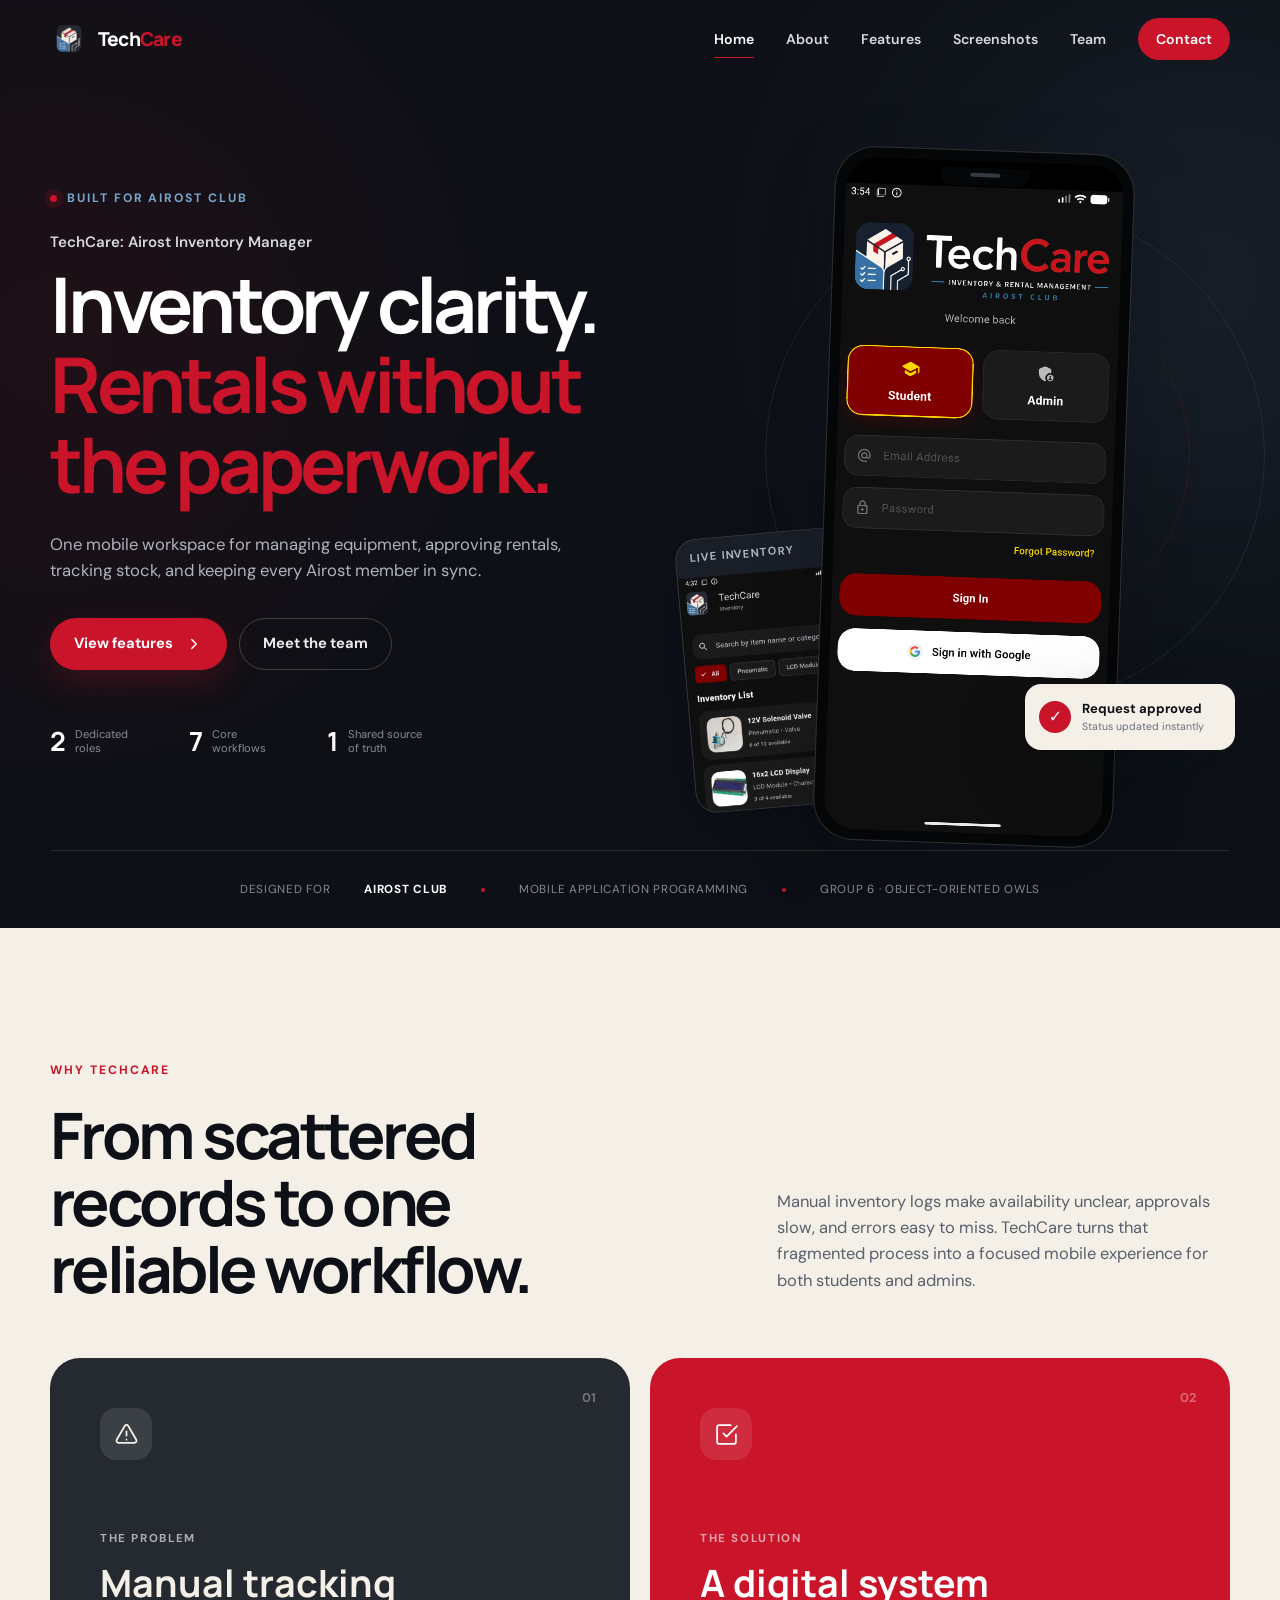
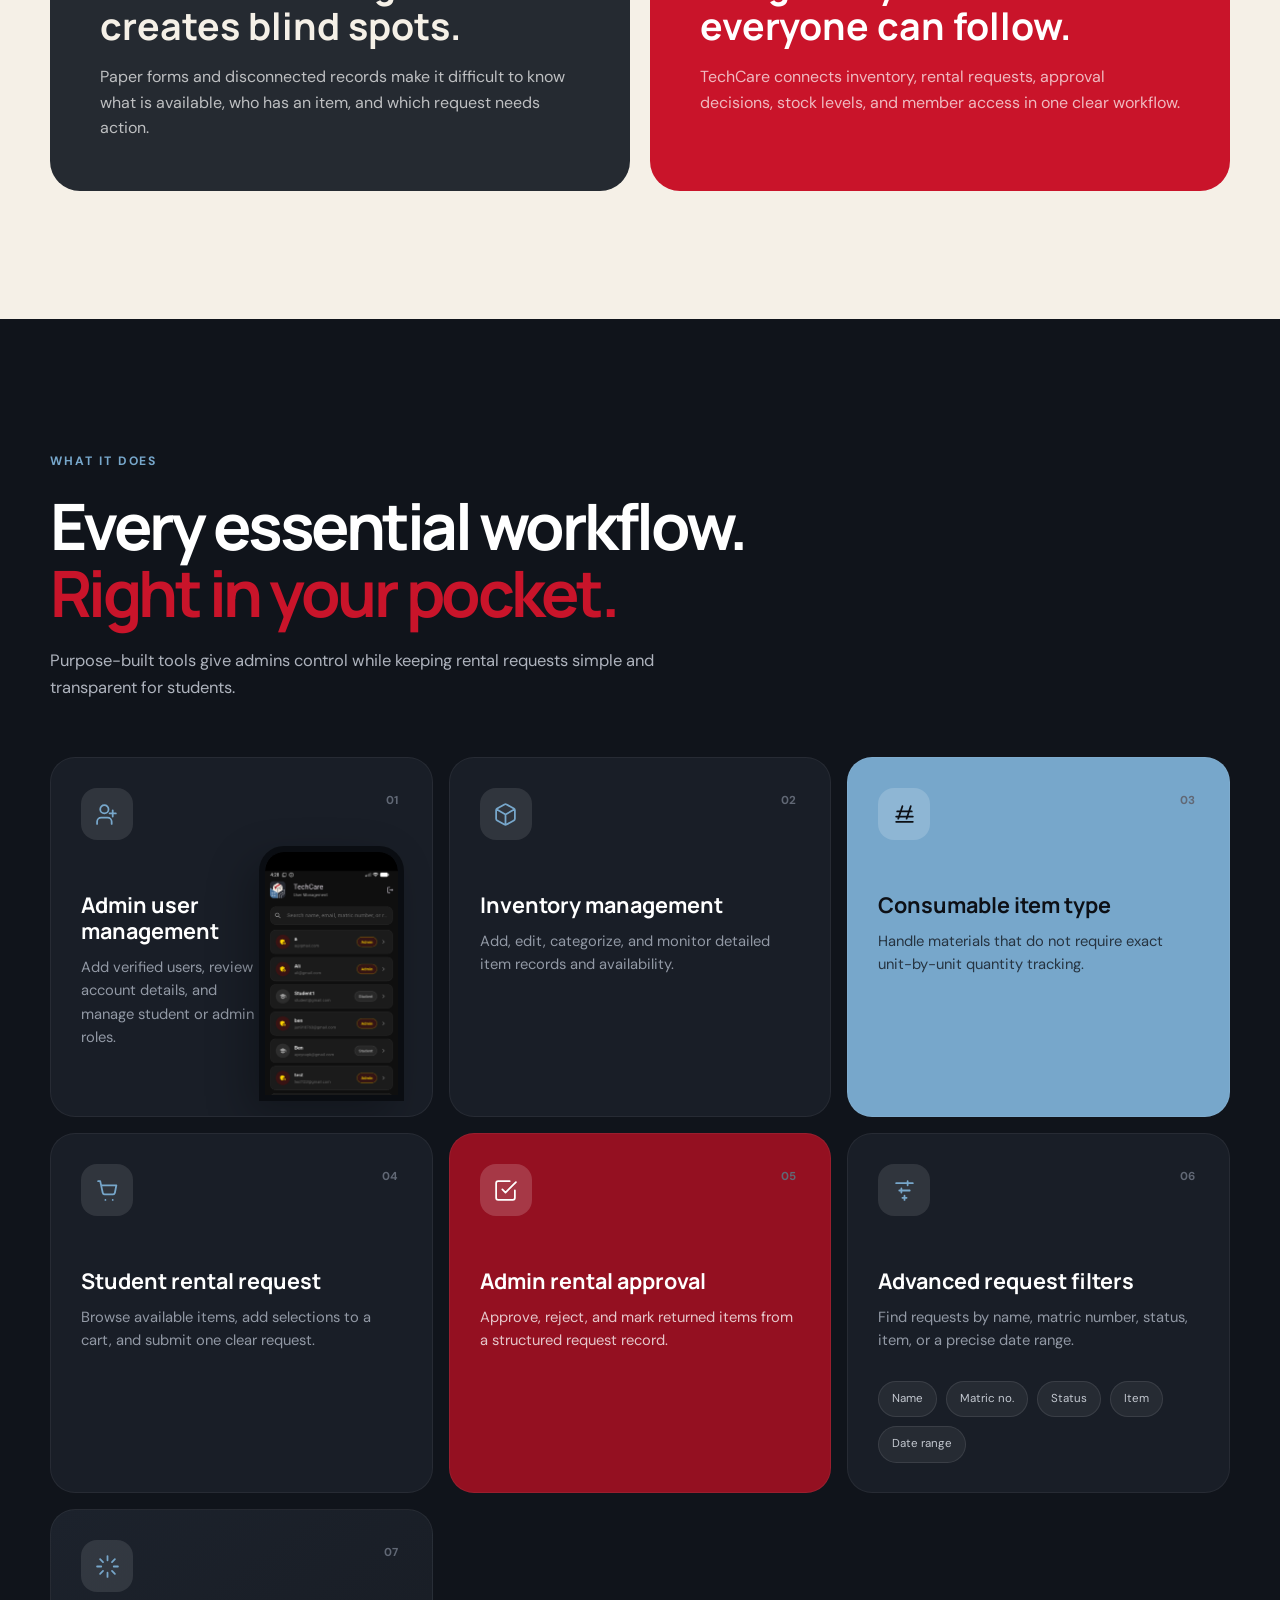
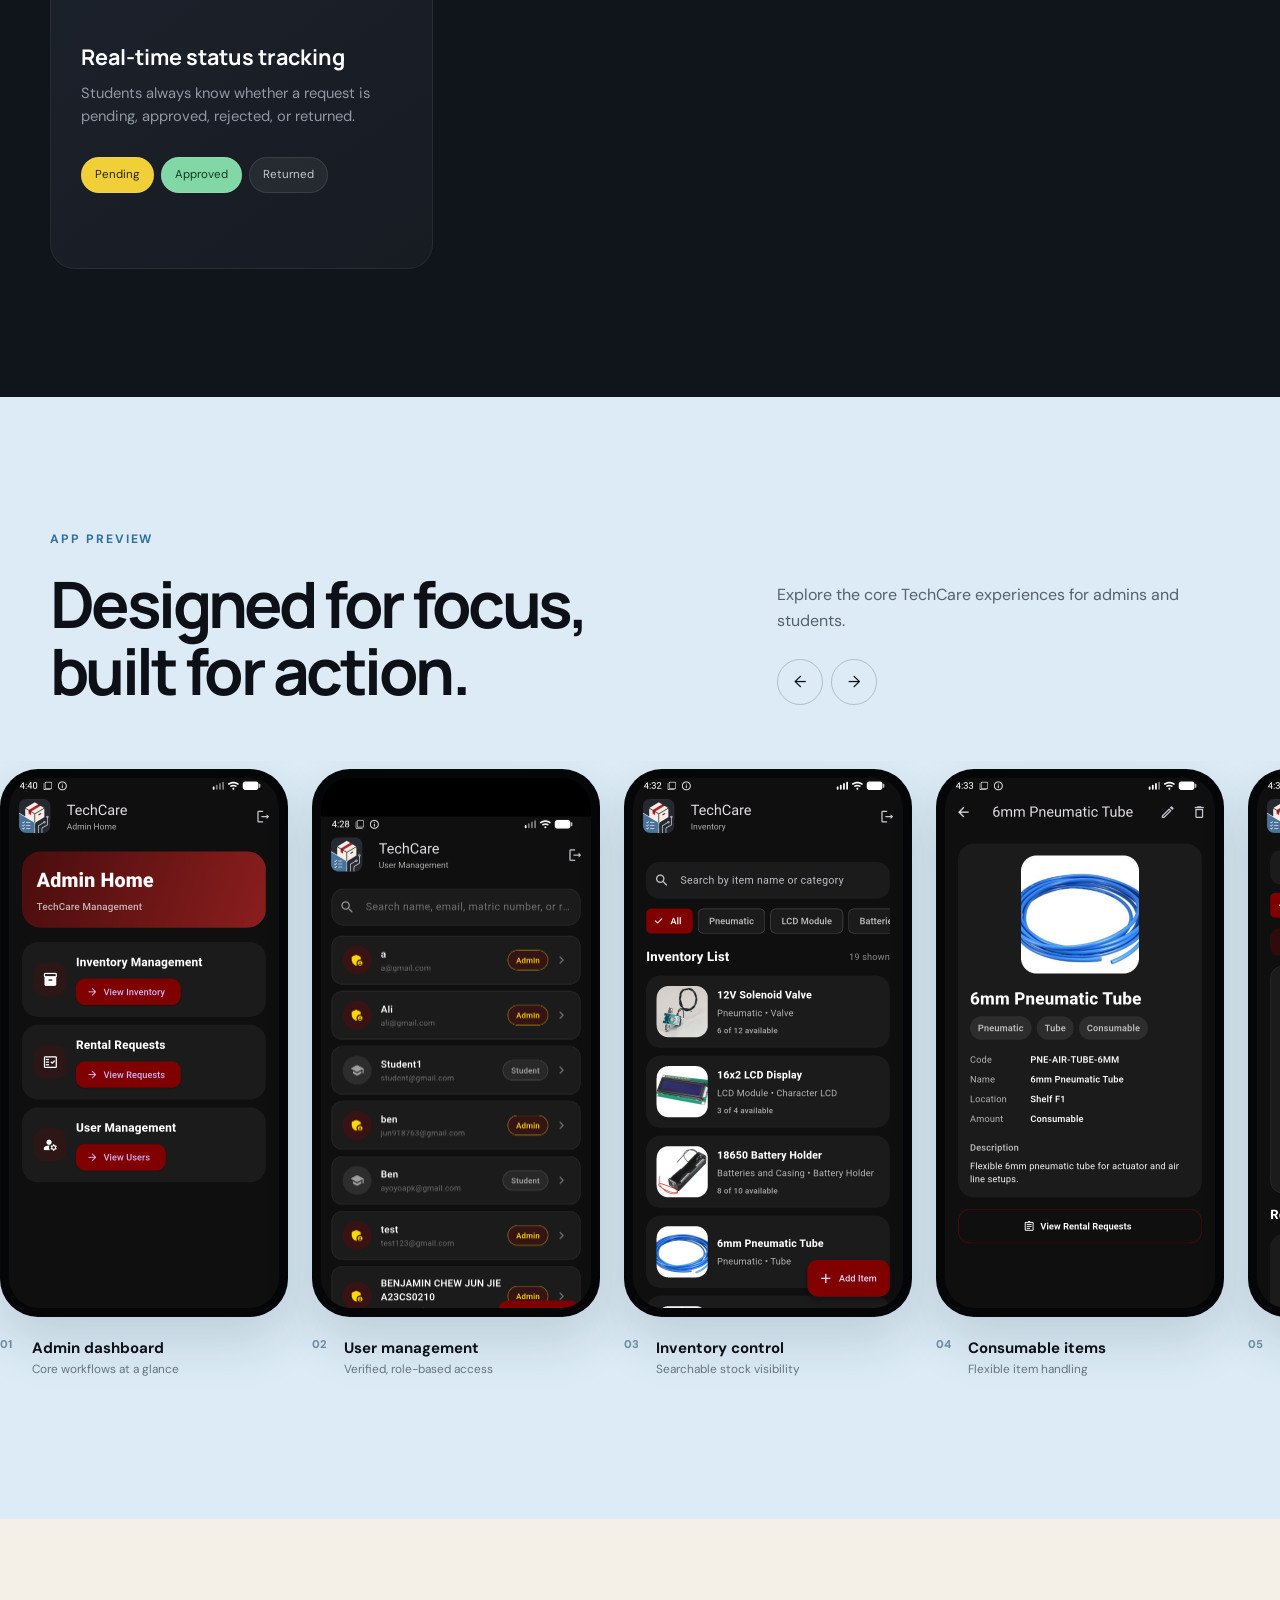
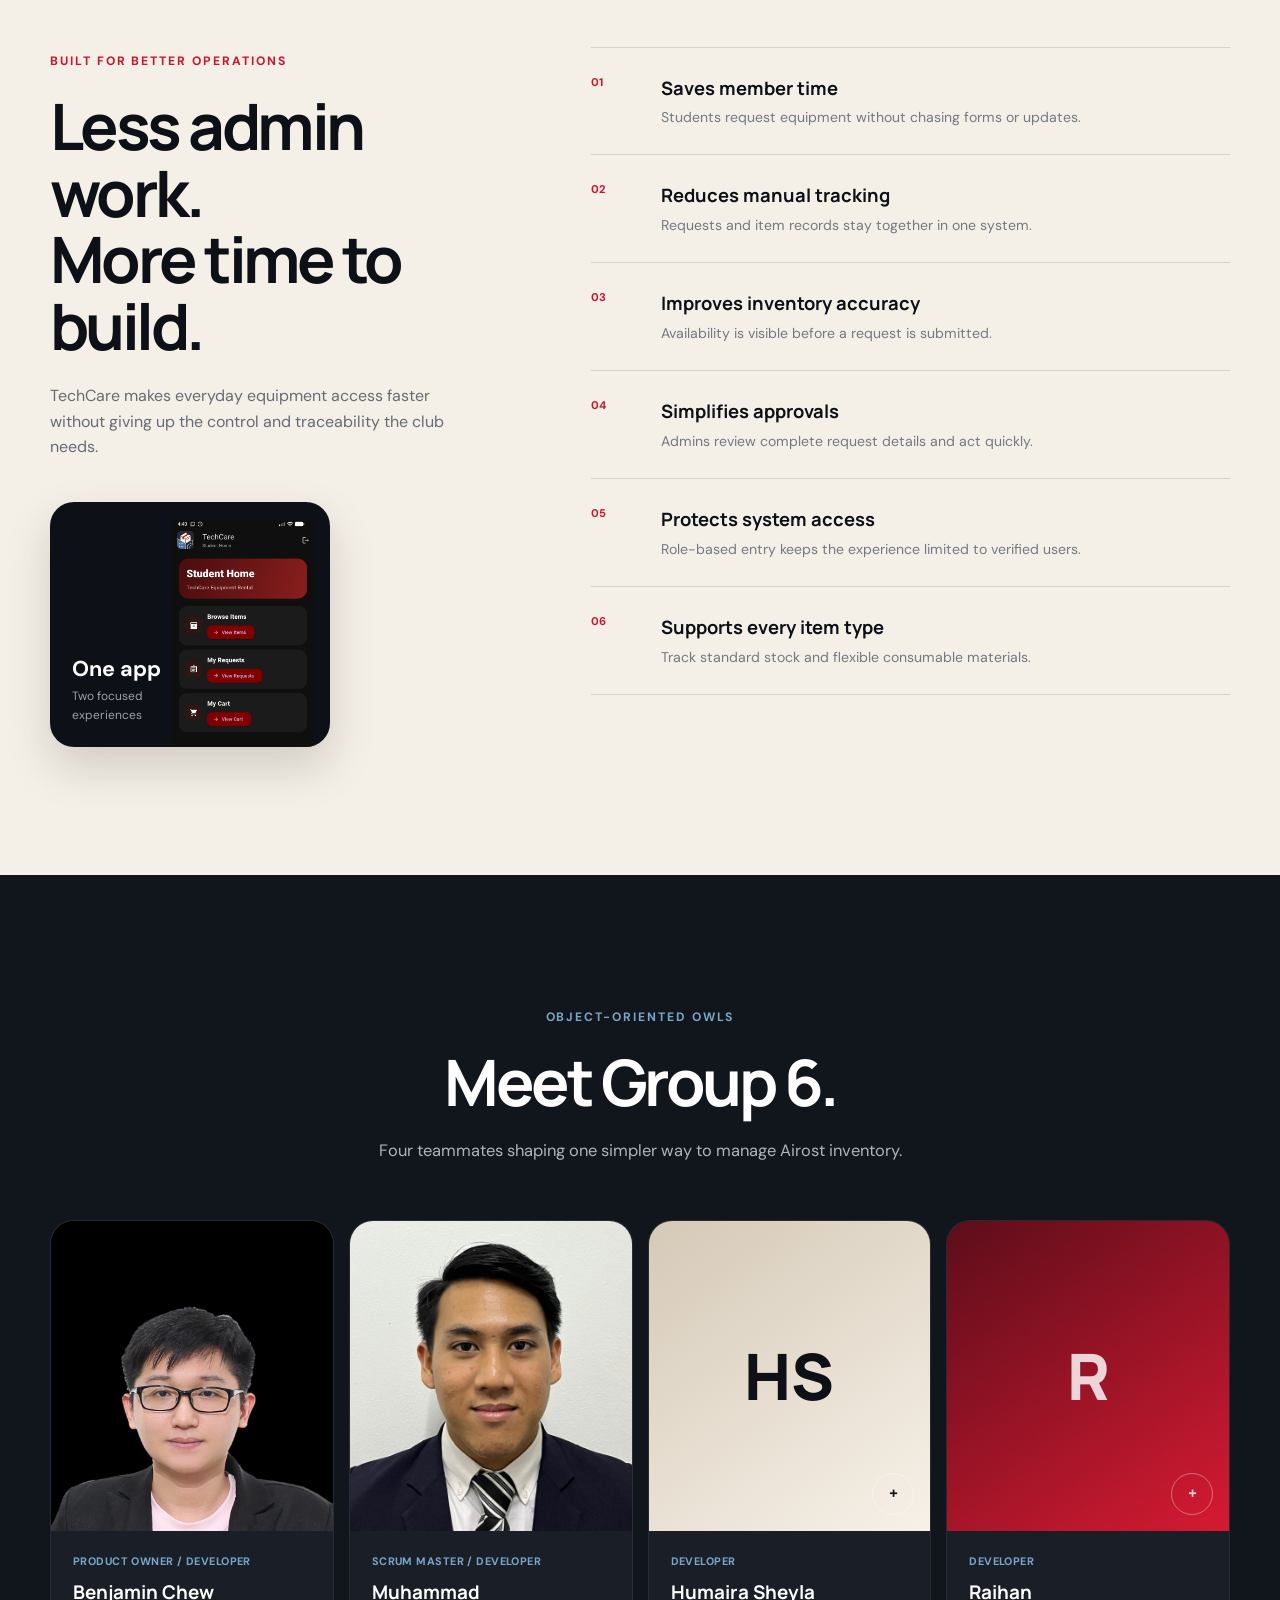
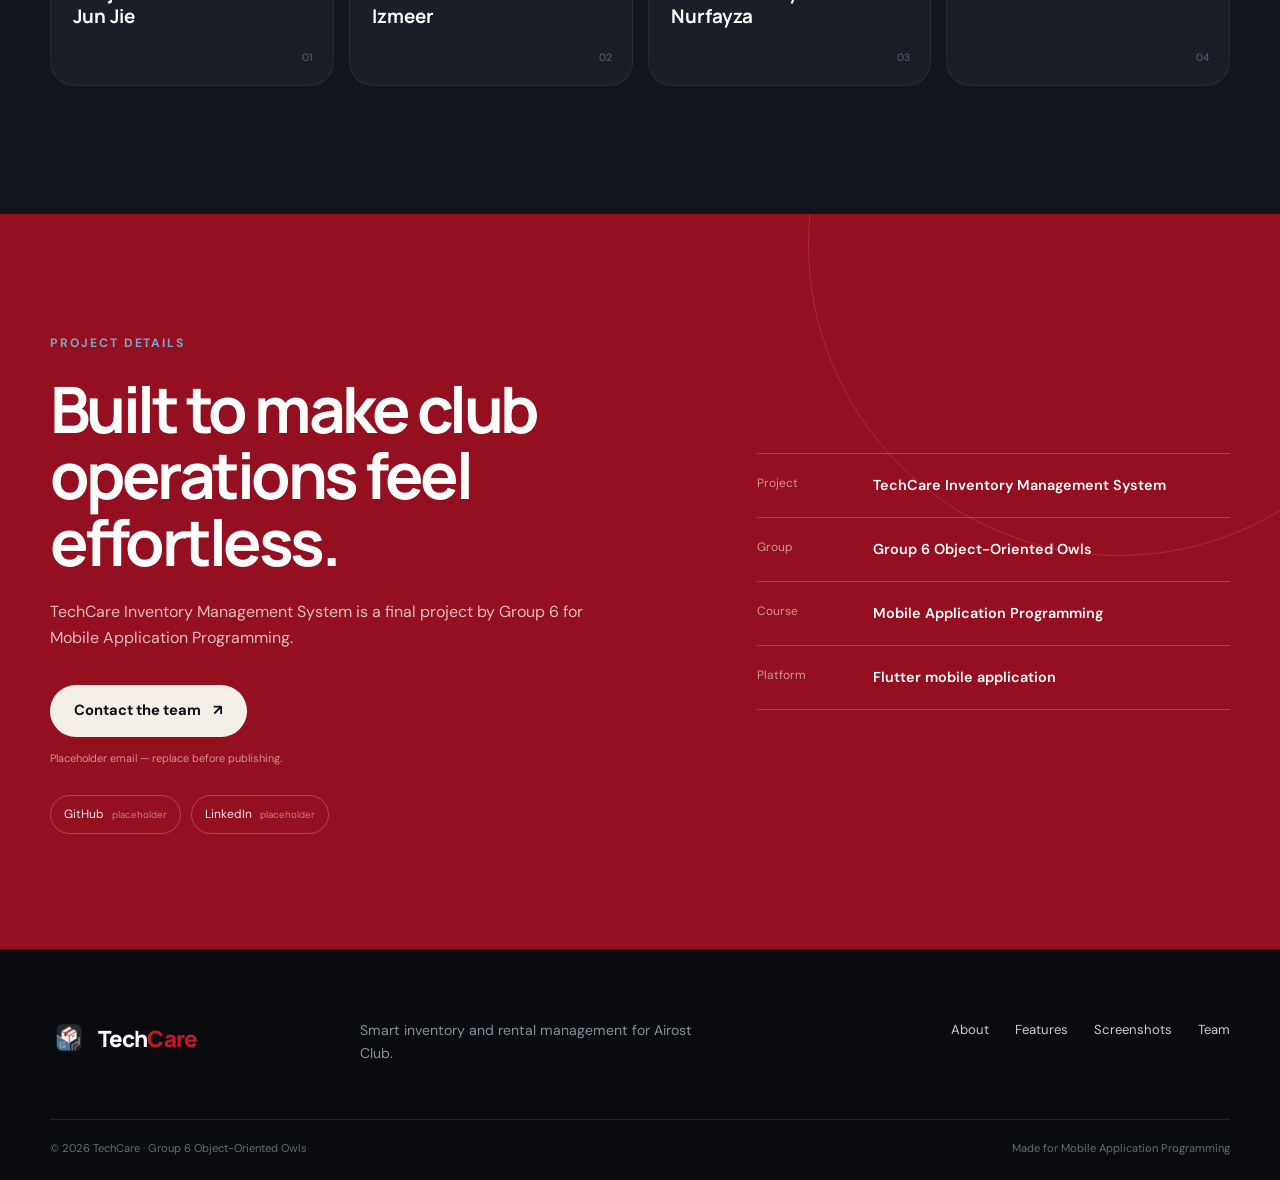
<file: product_website/index.html>
<!doctype html>
<html lang="en">
  <head>
    <meta charset="UTF-8" />
    <meta name="viewport" content="width=device-width, initial-scale=1.0" />
    <meta
      name="description"
      content="TechCare is Airost Club's smart inventory and rental management mobile app."
    />
    <meta name="theme-color" content="#0d1016" />
    <title>TechCare — Airost Inventory Manager</title>
    <link rel="icon" type="image/png" href="assets/images/logo.png" />
    <link rel="stylesheet" href="style.css?v=5" />
    <script src="script.js" defer></script>
  </head>
  <body>
    <a class="skip-link" href="#main-content">Skip to content</a>

    <header class="site-header" data-header>
      <div class="container nav-wrap">
        <a class="brand" href="#home" aria-label="TechCare home">
          <img src="assets/images/logo.png" alt="" />
          <span>Tech<span>Care</span></span>
        </a>

        <button
          class="nav-toggle"
          type="button"
          aria-expanded="false"
          aria-controls="site-navigation"
          aria-label="Open navigation"
          data-nav-toggle
        >
          <span></span><span></span><span></span>
        </button>

        <nav id="site-navigation" class="site-nav" data-nav>
          <a href="#home">Home</a>
          <a href="#about">About</a>
          <a href="#features">Features</a>
          <a href="#screenshots">Screenshots</a>
          <a href="#team">Team</a>
          <a class="nav-cta" href="#contact">Contact</a>
        </nav>
      </div>
    </header>

    <main id="main-content">
      <section id="home" class="hero section-dark">
        <div class="hero-glow hero-glow--red"></div>
        <div class="hero-glow hero-glow--blue"></div>
        <div class="container hero-grid">
          <div class="hero-copy reveal">
            <div class="eyebrow">
              <span class="eyebrow-dot"></span>
              Built for Airost Club
            </div>
            <p class="product-kicker">TechCare: Airost Inventory Manager</p>
            <h1>Inventory clarity.<br /><em>Rentals without the paperwork.</em></h1>
            <p class="hero-lede">
              One mobile workspace for managing equipment, approving rentals,
              tracking stock, and keeping every Airost member in sync.
            </p>
            <div class="hero-actions">
              <a class="button button--primary" href="#features">
                View features
                <svg viewBox="0 0 24 24" aria-hidden="true"><path d="m9 18 6-6-6-6" /></svg>
              </a>
              <a class="button button--ghost" href="#team">Meet the team</a>
            </div>
            <dl class="hero-stats" aria-label="Product highlights">
              <div><dt>2</dt><dd>Dedicated roles</dd></div>
              <div><dt>7</dt><dd>Core workflows</dd></div>
              <div><dt>1</dt><dd>Shared source of truth</dd></div>
            </dl>
          </div>

          <div class="hero-visual reveal" aria-label="TechCare mobile app preview">
            <div class="orbit orbit--one"></div>
            <div class="orbit orbit--two"></div>
            <div class="phone phone--hero">
              <div class="phone-top" aria-hidden="true"><span></span></div>
              <img
                src="assets/images/Sc_Login.png"
                alt="TechCare login screen with student and admin role selection"
              />
            </div>
            <div class="mini-screen mini-screen--inventory">
              <span>Live inventory</span>
              <img src="assets/images/Sc_inventoryList.png" alt="" />
            </div>
            <div class="status-chip">
              <span class="status-icon">✓</span>
              <span><strong>Request approved</strong><small>Status updated instantly</small></span>
            </div>
          </div>
        </div>
        <div class="container trust-strip reveal">
          <span>Designed for</span>
          <strong>Airost Club</strong>
          <i></i>
          <span>Mobile Application Programming</span>
          <i></i>
          <span>Group 6 · Object-Oriented Owls</span>
        </div>
      </section>

      <section id="about" class="about section-light">
        <div class="container">
          <div class="section-heading section-heading--split reveal">
            <div>
              <p class="eyebrow eyebrow--dark">Why TechCare</p>
              <h2>From scattered records to one reliable workflow.</h2>
            </div>
            <p>
              Manual inventory logs make availability unclear, approvals slow,
              and errors easy to miss. TechCare turns that fragmented process
              into a focused mobile experience for both students and admins.
            </p>
          </div>

          <div class="problem-solution">
            <article class="story-card story-card--problem reveal">
              <span class="story-number">01</span>
              <div class="story-icon" aria-hidden="true">
                <svg viewBox="0 0 24 24"><path d="M12 9v4m0 4h.01M10.3 3.8 2.6 17.1A2 2 0 0 0 4.3 20h15.4a2 2 0 0 0 1.7-2.9L13.7 3.8a2 2 0 0 0-3.4 0Z" /></svg>
              </div>
              <p class="card-label">The problem</p>
              <h3>Manual tracking creates blind spots.</h3>
              <p>
                Paper forms and disconnected records make it difficult to know
                what is available, who has an item, and which request needs action.
              </p>
            </article>

            <article class="story-card story-card--solution reveal">
              <span class="story-number">02</span>
              <div class="story-icon" aria-hidden="true">
                <svg viewBox="0 0 24 24"><path d="M9 11 12 14 22 4M21 12v7a2 2 0 0 1-2 2H5a2 2 0 0 1-2-2V5a2 2 0 0 1 2-2h11" /></svg>
              </div>
              <p class="card-label">The solution</p>
              <h3>A digital system everyone can follow.</h3>
              <p>
                TechCare connects inventory, rental requests, approval decisions,
                stock levels, and member access in one clear workflow.
              </p>
            </article>
          </div>
        </div>
      </section>

      <section id="features" class="features section-dark">
        <div class="container">
          <div class="section-heading reveal">
            <p class="eyebrow">What it does</p>
            <h2>Every essential workflow.<br /><em>Right in your pocket.</em></h2>
            <p>
              Purpose-built tools give admins control while keeping rental requests
              simple and transparent for students.
            </p>
          </div>

          <div class="feature-grid">
            <article class="feature-card feature-card--users reveal">
              <div class="feature-icon" aria-hidden="true">
                <svg viewBox="0 0 24 24"><path d="M16 21v-2a4 4 0 0 0-4-4H6a4 4 0 0 0-4 4v2M9 11a4 4 0 1 0 0-8 4 4 0 0 0 0 8Zm8-3v6m3-3h-6" /></svg>
              </div>
              <span class="feature-index">01</span>
              <h3>Admin user management</h3>
              <p>Add verified users, review account details, and manage student or admin roles.</p>
              <div class="feature-preview feature-preview--users">
                <img src="assets/images/Sc_UserManagement.png" alt="TechCare user management list" loading="lazy" />
              </div>
            </article>

            <article class="feature-card reveal">
              <div class="feature-icon" aria-hidden="true">
                <svg viewBox="0 0 24 24"><path d="M21 16V8a2 2 0 0 0-1-1.7l-7-4a2 2 0 0 0-2 0l-7 4A2 2 0 0 0 3 8v8a2 2 0 0 0 1 1.7l7 4a2 2 0 0 0 2 0l7-4a2 2 0 0 0 1-1.7ZM3.3 7 12 12l8.7-5M12 22V12" /></svg>
              </div>
              <span class="feature-index">02</span>
              <h3>Inventory management</h3>
              <p>Add, edit, categorize, and monitor detailed item records and availability.</p>
            </article>

            <article class="feature-card feature-card--blue reveal">
              <div class="feature-icon" aria-hidden="true">
                <svg viewBox="0 0 24 24"><path d="M4 19h16M6 16l4-12m4 12 4-12M5 9h14M4 14h16" /></svg>
              </div>
              <span class="feature-index">03</span>
              <h3>Consumable item type</h3>
              <p>Handle materials that do not require exact unit-by-unit quantity tracking.</p>
            </article>

            <article class="feature-card reveal">
              <div class="feature-icon" aria-hidden="true">
                <svg viewBox="0 0 24 24"><path d="M3 3h2l2.4 11.2a2 2 0 0 0 2 1.6h7.7a2 2 0 0 0 2-1.6L20.5 7H6M10 21h.01M17 21h.01" /></svg>
              </div>
              <span class="feature-index">04</span>
              <h3>Student rental request</h3>
              <p>Browse available items, add selections to a cart, and submit one clear request.</p>
            </article>

            <article class="feature-card feature-card--red reveal">
              <div class="feature-icon" aria-hidden="true">
                <svg viewBox="0 0 24 24"><path d="m9 11 3 3L22 4M21 12v7a2 2 0 0 1-2 2H5a2 2 0 0 1-2-2V5a2 2 0 0 1 2-2h11" /></svg>
              </div>
              <span class="feature-index">05</span>
              <h3>Admin rental approval</h3>
              <p>Approve, reject, and mark returned items from a structured request record.</p>
            </article>

            <article class="feature-card feature-card--filter reveal">
              <div class="feature-copy">
                <div class="feature-icon" aria-hidden="true">
                  <svg viewBox="0 0 24 24"><path d="M4 5h16M7 12h10m-7 7h4M15 3v4m-6 3v4m3 3v4" /></svg>
                </div>
                <span class="feature-index">06</span>
                <h3>Advanced request filters</h3>
                <p>Find requests by name, matric number, status, item, or a precise date range.</p>
              </div>
              <div class="filter-tags" aria-label="Available filters">
                <span>Name</span><span>Matric no.</span><span>Status</span><span>Item</span><span>Date range</span>
              </div>
            </article>

            <article class="feature-card feature-card--status reveal">
              <div class="feature-icon" aria-hidden="true">
                <svg viewBox="0 0 24 24"><path d="M12 2v4m0 12v4M4.9 4.9l2.8 2.8m8.6 8.6 2.8 2.8M2 12h4m12 0h4M4.9 19.1l2.8-2.8m8.6-8.6 2.8-2.8" /></svg>
              </div>
              <span class="feature-index">07</span>
              <h3>Real-time status tracking</h3>
              <p>Students always know whether a request is pending, approved, rejected, or returned.</p>
              <div class="status-list"><span>Pending</span><span>Approved</span><span>Returned</span></div>
            </article>
          </div>
        </div>
      </section>

      <section id="screenshots" class="screenshots section-blue">
        <div class="container">
          <div class="section-heading section-heading--split reveal">
            <div>
              <p class="eyebrow eyebrow--blue">App preview</p>
              <h2>Designed for focus,<br />built for action.</h2>
            </div>
            <div class="gallery-intro">
              <p>Explore the core TechCare experiences for admins and students.</p>
              <div class="gallery-controls">
                <button type="button" data-gallery-prev aria-label="Previous screenshots">←</button>
                <button type="button" data-gallery-next aria-label="Next screenshots">→</button>
              </div>
            </div>
          </div>
        </div>

        <div class="screenshot-track" data-gallery tabindex="0" aria-label="App screenshot gallery">
          <!-- Replace any image below with a newer app screenshot while keeping the same filename. -->
          <figure class="shot-card">
            <div class="phone phone--gallery"><img src="assets/images/Sc_adminHome.png" alt="Admin dashboard" loading="lazy" /></div>
            <figcaption><span>01</span><strong>Admin dashboard</strong><small>Core workflows at a glance</small></figcaption>
          </figure>
          <figure class="shot-card">
            <div class="phone phone--gallery"><img src="assets/images/Sc_UserManagement.png" alt="User management screen" loading="lazy" /></div>
            <figcaption><span>02</span><strong>User management</strong><small>Verified, role-based access</small></figcaption>
          </figure>
          <figure class="shot-card">
            <div class="phone phone--gallery"><img src="assets/images/Sc_inventoryList.png" alt="Inventory list" loading="lazy" /></div>
            <figcaption><span>03</span><strong>Inventory control</strong><small>Searchable stock visibility</small></figcaption>
          </figure>
          <figure class="shot-card">
            <div class="phone phone--gallery"><img src="assets/images/Sc_itemDetailsConsumable.png" alt="Consumable inventory item details" loading="lazy" /></div>
            <figcaption><span>04</span><strong>Consumable items</strong><small>Flexible item handling</small></figcaption>
          </figure>
          <figure class="shot-card">
            <div class="phone phone--gallery"><img src="assets/images/Sc_RentalFilter.png" alt="Advanced rental request filters" loading="lazy" /></div>
            <figcaption><span>05</span><strong>Advanced filters</strong><small>Find the right request fast</small></figcaption>
          </figure>
          <figure class="shot-card">
            <div class="phone phone--gallery"><img src="assets/images/Sc_cart.png" alt="Student rental request cart" loading="lazy" /></div>
            <figcaption><span>06</span><strong>Student cart</strong><small>Simple multi-item requests</small></figcaption>
          </figure>
        </div>
      </section>

      <section class="benefits section-light" aria-labelledby="benefits-title">
        <div class="container benefits-grid">
          <div class="benefits-copy reveal">
            <p class="eyebrow eyebrow--dark">Built for better operations</p>
            <h2 id="benefits-title">Less admin work.<br />More time to build.</h2>
            <p>
              TechCare makes everyday equipment access faster without giving up
              the control and traceability the club needs.
            </p>
            <div class="benefit-visual">
              <img src="assets/images/Sc_studentHome.png" alt="TechCare student home screen" loading="lazy" />
              <div><strong>One app</strong><span>Two focused experiences</span></div>
            </div>
          </div>
          <ul class="benefit-list reveal">
            <li><span>01</span><div><strong>Saves member time</strong><p>Students request equipment without chasing forms or updates.</p></div></li>
            <li><span>02</span><div><strong>Reduces manual tracking</strong><p>Requests and item records stay together in one system.</p></div></li>
            <li><span>03</span><div><strong>Improves inventory accuracy</strong><p>Availability is visible before a request is submitted.</p></div></li>
            <li><span>04</span><div><strong>Simplifies approvals</strong><p>Admins review complete request details and act quickly.</p></div></li>
            <li><span>05</span><div><strong>Protects system access</strong><p>Role-based entry keeps the experience limited to verified users.</p></div></li>
            <li><span>06</span><div><strong>Supports every item type</strong><p>Track standard stock and flexible consumable materials.</p></div></li>
          </ul>
        </div>
      </section>

      <section id="team" class="team section-dark">
        <div class="container">
          <div class="section-heading section-heading--center reveal">
            <p class="eyebrow">Object-Oriented Owls</p>
            <h2>Meet Group 6.</h2>
            <p>Four teammates shaping one simpler way to manage Airost inventory.</p>
          </div>
          <div class="team-grid">
            <!-- Replace each .member-photo placeholder with an <img> when team photos are ready. -->
            <article class="member-card reveal">
              <div class="member-photo member-photo--image">
                <img
                  src="assets/images/benjamin-chew.jpg"
                  alt="Benjamin Chew Jun Jie"
                  loading="lazy"
                />
              </div>
              <div class="member-meta"><p>Product Owner / Developer</p><h3>Benjamin Chew<br />Jun Jie</h3><span>01</span></div>
            </article>
            <article class="member-card reveal">
              <div class="member-photo member-photo--image member-photo--izmeer">
                <img
                  src="assets/images/muhammad-izmeer.jpg"
                  alt="Muhammad Izmeer"
                  loading="lazy"
                />
              </div>
              <div class="member-meta"><p>Scrum Master / Developer</p><h3>Muhammad<br />Izmeer</h3><span>02</span></div>
            </article>
            <article class="member-card reveal">
              <div class="member-photo member-photo--cream" aria-label="Photo placeholder for Humaira Sheyla Nurfayza"><span>HS</span></div>
              <div class="member-meta"><p>Developer</p><h3>Humaira Sheyla<br />Nurfayza</h3><span>03</span></div>
            </article>
            <article class="member-card reveal">
              <div class="member-photo member-photo--red" aria-label="Photo placeholder for Raihan"><span>R</span></div>
              <div class="member-meta"><p>Developer</p><h3>Raihan</h3><span>04</span></div>
            </article>
          </div>
        </div>
      </section>

      <section id="contact" class="contact section-red">
        <div class="container contact-grid">
          <div class="contact-copy reveal">
            <p class="eyebrow">Project details</p>
            <h2>Built to make club operations feel effortless.</h2>
            <p>
              TechCare Inventory Management System is a final project by Group 6
              for Mobile Application Programming.
            </p>
            <a class="button button--light" href="mailto:your-email@example.com">
              Contact the team <span>↗</span>
            </a>
            <small>Placeholder email — replace before publishing.</small>
            <div class="contact-links" aria-label="Placeholder social links">
              <a href="#" data-placeholder-link>GitHub <span>placeholder</span></a>
              <a href="#" data-placeholder-link>LinkedIn <span>placeholder</span></a>
            </div>
          </div>
          <dl class="project-details reveal">
            <div><dt>Project</dt><dd>TechCare Inventory Management System</dd></div>
            <div><dt>Group</dt><dd>Group 6 Object-Oriented Owls</dd></div>
            <div><dt>Course</dt><dd>Mobile Application Programming</dd></div>
            <div><dt>Platform</dt><dd>Flutter mobile application</dd></div>
          </dl>
        </div>
      </section>
    </main>

    <footer class="site-footer">
      <div class="container footer-main">
        <a class="brand brand--footer" href="#home">
          <img src="assets/images/logo.png" alt="" />
          <span>Tech<span>Care</span></span>
        </a>
        <p>Smart inventory and rental management for Airost Club.</p>
        <nav aria-label="Footer navigation">
          <a href="#about">About</a><a href="#features">Features</a><a href="#screenshots">Screenshots</a><a href="#team">Team</a>
        </nav>
      </div>
      <div class="container footer-bottom">
        <span>© <span data-year></span> TechCare · Group 6 Object-Oriented Owls</span>
        <span>Made for Mobile Application Programming</span>
      </div>
    </footer>
  </body>
</html>
</file>
<file: product_website/style.css>
@import url("https://fonts.googleapis.com/css2?family=DM+Sans:wght@400;500;600;700&family=Manrope:wght@400;500;600;700;800&display=swap");

:root {
  --ink: #0d1016;
  --ink-soft: #151a22;
  --card: #191e27;
  --line: rgba(255, 255, 255, 0.1);
  --cream: #f5f0e7;
  --cream-deep: #e8dfd0;
  --red: #c9142a;
  --red-dark: #941021;
  --blue: #77a7cb;
  --blue-soft: #dcebf5;
  --white: #ffffff;
  --muted: #aeb3bd;
  --radius: 24px;
  --shadow: 0 24px 70px rgba(4, 7, 12, 0.22);
  --container: 1180px;
}

* {
  box-sizing: border-box;
}

html {
  scroll-behavior: smooth;
  scroll-padding-top: 86px;
}

body {
  margin: 0;
  color: var(--white);
  background: var(--ink);
  font-family: "DM Sans", Inter, system-ui, -apple-system, BlinkMacSystemFont, "Segoe UI", sans-serif;
  line-height: 1.6;
  -webkit-font-smoothing: antialiased;
}

body.nav-open {
  overflow: hidden;
}

img {
  display: block;
  max-width: 100%;
}

a {
  color: inherit;
  text-decoration: none;
}

button,
a {
  -webkit-tap-highlight-color: transparent;
}

button {
  font: inherit;
}

h1,
h2,
h3,
p,
dl,
dd,
figure {
  margin: 0;
}

h1,
h2,
h3,
.brand {
  font-family: "Manrope", "DM Sans", sans-serif;
}

h1,
h2 {
  letter-spacing: -0.055em;
  line-height: 1.04;
}

h2 {
  font-size: clamp(2.45rem, 5vw, 4.65rem);
}

h2 em,
h1 em {
  color: var(--red);
  font-style: normal;
}

.container {
  width: min(calc(100% - 40px), var(--container));
  margin-inline: auto;
}

.section-dark,
.section-light,
.section-blue,
.section-red {
  position: relative;
  overflow: hidden;
}

.section-dark {
  background: var(--ink);
}

.section-light {
  color: var(--ink);
  background: var(--cream);
}

.section-blue {
  color: var(--ink);
  background: var(--blue-soft);
}

.section-red {
  background: var(--red-dark);
}

.skip-link {
  position: fixed;
  z-index: 1000;
  top: 12px;
  left: 12px;
  padding: 10px 16px;
  color: var(--ink);
  background: var(--white);
  border-radius: 10px;
  transform: translateY(-150%);
  transition: transform 0.2s ease;
}

.skip-link:focus {
  transform: translateY(0);
}

.site-header {
  position: fixed;
  z-index: 100;
  top: 0;
  right: 0;
  left: 0;
  border-bottom: 1px solid transparent;
  transition: background 0.25s ease, border-color 0.25s ease, backdrop-filter 0.25s ease;
}

.site-header.is-scrolled {
  background: rgba(13, 16, 22, 0.86);
  border-color: var(--line);
  backdrop-filter: blur(16px);
}

.nav-wrap {
  display: flex;
  align-items: center;
  justify-content: space-between;
  min-height: 78px;
}

.brand {
  display: inline-flex;
  align-items: center;
  gap: 10px;
  font-size: 1.2rem;
  font-weight: 800;
  letter-spacing: -0.04em;
}

.brand img {
  width: 38px;
  height: 38px;
  object-fit: contain;
}

.brand > span > span {
  color: var(--red);
}

.site-nav {
  display: flex;
  align-items: center;
  gap: clamp(18px, 2.5vw, 34px);
  color: #d7dae0;
  font-size: 0.88rem;
  font-weight: 600;
}

.site-nav a {
  position: relative;
  transition: color 0.2s ease;
}

.site-nav a:not(.nav-cta)::after {
  position: absolute;
  right: 0;
  bottom: -8px;
  left: 0;
  height: 1px;
  background: var(--red);
  content: "";
  transform: scaleX(0);
  transition: transform 0.2s ease;
}

.site-nav a:hover,
.site-nav a.is-active {
  color: var(--white);
}

.site-nav a:hover::after,
.site-nav a.is-active::after {
  transform: scaleX(1);
}

.nav-cta {
  padding: 10px 18px;
  color: var(--white);
  background: var(--red);
  border-radius: 999px;
}

.nav-toggle {
  display: none;
  width: 44px;
  height: 44px;
  padding: 10px;
  background: transparent;
  border: 1px solid var(--line);
  border-radius: 12px;
}

.nav-toggle span {
  display: block;
  width: 100%;
  height: 2px;
  margin: 4px 0;
  background: var(--white);
  transition: transform 0.2s ease, opacity 0.2s ease;
}

.hero {
  min-height: 860px;
  padding: 150px 0 0;
}

.hero-grid {
  display: grid;
  grid-template-columns: minmax(0, 1.02fr) minmax(400px, 0.98fr);
  align-items: center;
  gap: clamp(42px, 7vw, 100px);
}

.hero-copy {
  position: relative;
  z-index: 2;
  padding-bottom: 54px;
}

.eyebrow {
  display: inline-flex;
  align-items: center;
  gap: 10px;
  margin-bottom: 22px;
  color: var(--blue);
  font-size: 0.76rem;
  font-weight: 700;
  letter-spacing: 0.16em;
  text-transform: uppercase;
}

.eyebrow-dot {
  width: 7px;
  height: 7px;
  background: var(--red);
  border-radius: 50%;
  box-shadow: 0 0 0 6px rgba(201, 20, 42, 0.13);
}

.eyebrow--dark {
  color: var(--red);
}

.eyebrow--blue {
  color: #2e719e;
}

.product-kicker {
  margin-bottom: 10px;
  color: #d6d8dd;
  font-size: 0.94rem;
  font-weight: 600;
}

.hero h1 {
  max-width: 690px;
  font-size: clamp(3rem, 6vw, 5.8rem);
  font-weight: 700;
}

.hero-lede {
  max-width: 590px;
  margin-top: 27px;
  color: var(--muted);
  font-size: clamp(1rem, 1.3vw, 1.16rem);
}

.hero-actions {
  display: flex;
  flex-wrap: wrap;
  gap: 12px;
  margin-top: 34px;
}

.button {
  display: inline-flex;
  align-items: center;
  justify-content: center;
  gap: 12px;
  min-height: 52px;
  padding: 0 23px;
  border: 1px solid transparent;
  border-radius: 999px;
  font-size: 0.92rem;
  font-weight: 700;
  transition: transform 0.2s ease, background 0.2s ease, color 0.2s ease;
}

.button:hover {
  transform: translateY(-2px);
}

.button svg {
  width: 18px;
  fill: none;
  stroke: currentColor;
  stroke-linecap: round;
  stroke-linejoin: round;
  stroke-width: 2;
}

.button--primary {
  background: var(--red);
  box-shadow: 0 12px 34px rgba(201, 20, 42, 0.23);
}

.button--primary:hover {
  background: #e11933;
}

.button--ghost {
  color: #e8e9ec;
  border-color: rgba(255, 255, 255, 0.2);
}

.button--ghost:hover {
  background: rgba(255, 255, 255, 0.06);
}

.button--light {
  color: var(--ink);
  background: var(--cream);
}

.hero-stats {
  display: flex;
  gap: clamp(20px, 3vw, 40px);
  margin-top: 50px;
}

.hero-stats div {
  display: grid;
  grid-template-columns: auto 1fr;
  align-items: center;
  gap: 9px;
}

.hero-stats dt {
  color: var(--white);
  font-family: "Manrope", sans-serif;
  font-size: 1.65rem;
  font-weight: 700;
}

.hero-stats dd {
  max-width: 76px;
  color: #848b97;
  font-size: 0.7rem;
  line-height: 1.25;
}

.hero-visual {
  position: relative;
  z-index: 2;
  min-height: 700px;
}

.phone {
  position: relative;
  padding: 10px;
  overflow: hidden;
  background: #050608;
  border: 1px solid rgba(255, 255, 255, 0.16);
  border-radius: 40px;
  box-shadow: var(--shadow);
}

.phone img {
  width: 100%;
  height: 100%;
  object-fit: cover;
  border-radius: 31px;
}

.phone--hero {
  position: absolute;
  z-index: 3;
  top: 0;
  left: 52%;
  width: min(300px, 60%);
  aspect-ratio: 1080 / 2497;
  transform: translateX(-50%) rotate(2deg);
}

.phone-top {
  position: absolute;
  z-index: 2;
  top: 17px;
  left: 50%;
  width: 30%;
  height: 18px;
  background: #050608;
  border-radius: 0 0 12px 12px;
  transform: translateX(-50%);
}

.phone-top span {
  position: absolute;
  top: 5px;
  left: 50%;
  width: 34%;
  height: 4px;
  background: #353942;
  border-radius: 5px;
  transform: translateX(-50%);
}

.mini-screen {
  position: absolute;
  z-index: 2;
  overflow: hidden;
  background: var(--card);
  border: 1px solid var(--line);
  border-radius: 22px;
  box-shadow: var(--shadow);
}

.mini-screen span {
  display: block;
  padding: 10px 14px;
  color: var(--muted);
  font-size: 0.7rem;
  font-weight: 700;
  letter-spacing: 0.08em;
  text-transform: uppercase;
}

.mini-screen img {
  width: 100%;
}

.mini-screen--inventory {
  bottom: 43px;
  left: -2%;
  width: 185px;
  max-height: 275px;
  transform: rotate(-5deg);
}

.status-chip {
  position: absolute;
  z-index: 5;
  right: -1%;
  bottom: 100px;
  display: flex;
  align-items: center;
  gap: 11px;
  min-width: 210px;
  padding: 14px;
  color: var(--ink);
  background: var(--cream);
  border-radius: 16px;
  box-shadow: var(--shadow);
}

.status-chip > span:last-child {
  display: flex;
  flex-direction: column;
}

.status-chip strong {
  font-size: 0.82rem;
}

.status-chip small {
  color: #68707d;
  font-size: 0.66rem;
}

.status-icon {
  display: grid;
  width: 32px;
  height: 32px;
  color: var(--white);
  background: var(--red);
  border-radius: 50%;
  place-items: center;
}

.orbit {
  position: absolute;
  border: 1px solid rgba(119, 167, 203, 0.12);
  border-radius: 50%;
}

.orbit--one {
  top: 55px;
  right: -35px;
  width: 500px;
  height: 500px;
}

.orbit--two {
  top: 130px;
  right: 40px;
  width: 350px;
  height: 350px;
  border-color: rgba(201, 20, 42, 0.16);
}

.hero-glow {
  position: absolute;
  width: 500px;
  height: 500px;
  border-radius: 50%;
  filter: blur(150px);
  opacity: 0.14;
  pointer-events: none;
}

.hero-glow--red {
  top: 90px;
  left: -200px;
  background: var(--red);
}

.hero-glow--blue {
  top: 30px;
  right: -180px;
  background: var(--blue);
}

.trust-strip {
  position: relative;
  z-index: 3;
  display: flex;
  align-items: center;
  justify-content: center;
  gap: clamp(14px, 3vw, 34px);
  min-height: 78px;
  color: #858b94;
  border-top: 1px solid var(--line);
  font-size: 0.73rem;
  letter-spacing: 0.06em;
  text-transform: uppercase;
}

.trust-strip strong {
  color: var(--white);
}

.trust-strip i {
  width: 4px;
  height: 4px;
  background: var(--red);
  border-radius: 50%;
}

.about,
.features,
.benefits,
.team,
.contact {
  padding: clamp(90px, 10vw, 145px) 0;
}

.section-heading {
  max-width: 780px;
  margin-bottom: 56px;
}

.section-heading > p:last-child {
  max-width: 640px;
  margin-top: 22px;
  color: var(--muted);
  font-size: 1.03rem;
}

.section-heading--split {
  display: grid;
  grid-template-columns: minmax(0, 1.15fr) minmax(300px, 0.85fr);
  gap: clamp(40px, 9vw, 120px);
  max-width: none;
  align-items: end;
}

.section-heading--split > p:last-child,
.gallery-intro p {
  margin: 0 0 8px;
  color: #58606c;
}

.section-heading--center {
  margin-inline: auto;
  text-align: center;
}

.section-heading--center > p:last-child {
  margin-inline: auto;
}

.problem-solution {
  display: grid;
  grid-template-columns: repeat(2, 1fr);
  gap: 20px;
}

.story-card {
  position: relative;
  min-height: 430px;
  padding: clamp(28px, 4vw, 50px);
  overflow: hidden;
  border-radius: 30px;
}

.story-card--problem {
  color: var(--cream);
  background: #252a31;
}

.story-card--solution {
  color: var(--white);
  background: var(--red);
}

.story-number {
  position: absolute;
  top: 30px;
  right: 34px;
  color: rgba(255, 255, 255, 0.35);
  font-size: 0.8rem;
  font-weight: 700;
}

.story-icon,
.feature-icon {
  display: grid;
  width: 52px;
  height: 52px;
  margin-bottom: 70px;
  background: rgba(255, 255, 255, 0.1);
  border-radius: 16px;
  place-items: center;
}

.story-icon svg,
.feature-icon svg {
  width: 25px;
  fill: none;
  stroke: currentColor;
  stroke-linecap: round;
  stroke-linejoin: round;
  stroke-width: 1.7;
}

.card-label {
  margin-bottom: 12px;
  color: rgba(255, 255, 255, 0.62);
  font-size: 0.72rem;
  font-weight: 700;
  letter-spacing: 0.14em;
  text-transform: uppercase;
}

.story-card h3 {
  max-width: 420px;
  margin-bottom: 17px;
  font-size: clamp(1.55rem, 3vw, 2.35rem);
  line-height: 1.15;
}

.story-card > p:last-child {
  max-width: 480px;
  color: rgba(255, 255, 255, 0.7);
}

.features {
  background: #10141b;
}

.feature-grid {
  display: grid;
  grid-template-columns: repeat(3, 1fr);
  grid-auto-rows: 360px;
  gap: 16px;
}

.feature-card {
  position: relative;
  min-width: 0;
  min-height: 360px;
  padding: 30px;
  overflow: hidden;
  background: var(--card);
  border: 1px solid rgba(255, 255, 255, 0.06);
  border-radius: 25px;
  transition: border-color 0.25s ease, transform 0.25s ease;
}

.feature-card:hover {
  border-color: rgba(255, 255, 255, 0.16);
  transform: translateY(-5px);
}

.feature-card .feature-icon {
  margin-bottom: 52px;
  color: var(--blue);
}

.feature-index {
  position: absolute;
  top: 34px;
  right: 34px;
  color: #616875;
  font-size: 0.72rem;
  font-weight: 700;
}

.feature-card h3 {
  margin-bottom: 12px;
  font-size: 1.35rem;
  line-height: 1.2;
}

.feature-card > p,
.feature-copy p {
  max-width: 420px;
  color: #9299a5;
  font-size: 0.92rem;
}

.feature-card--blue {
  color: var(--ink);
  background: var(--blue);
}

.feature-card--red {
  background: var(--red-dark);
}

.feature-card--blue .feature-icon,
.feature-card--red .feature-icon {
  color: inherit;
  background: rgba(255, 255, 255, 0.17);
}

.feature-card--blue > p,
.feature-card--red > p {
  color: inherit;
  opacity: 0.76;
}

.feature-preview {
  position: absolute;
  top: 88px;
  right: 28px;
  width: 145px;
  height: 255px;
  overflow: hidden;
  border: 6px solid #0a0d12;
  border-radius: 25px 25px 0 0;
  box-shadow: -12px 14px 40px rgba(0, 0, 0, 0.25);
}

.feature-preview img {
  width: 100%;
}

.feature-card--users h3,
.feature-card--users > p {
  max-width: calc(100% - 145px);
}

.feature-card--filter {
  display: block;
}

.filter-tags {
  display: flex;
  flex-wrap: wrap;
  justify-content: flex-start;
  gap: 9px;
  margin-top: 28px;
}

.filter-tags span,
.status-list span {
  padding: 8px 13px;
  color: #c3c8d0;
  background: rgba(255, 255, 255, 0.06);
  border: 1px solid rgba(255, 255, 255, 0.09);
  border-radius: 999px;
  font-size: 0.72rem;
}

.feature-card--status {
  background: linear-gradient(145deg, #1c222c, #171b22);
}

.status-list {
  display: flex;
  flex-wrap: wrap;
  gap: 7px;
  margin-top: 28px;
}

.status-list span:first-child {
  color: #2b2400;
  background: #f1cf36;
}

.status-list span:nth-child(2) {
  color: #123923;
  background: #82d7a6;
}

.screenshots {
  padding: clamp(90px, 10vw, 140px) 0 110px;
}

.gallery-intro {
  align-self: end;
}

.gallery-controls {
  display: flex;
  gap: 8px;
  margin-top: 25px;
}

.gallery-controls button {
  display: grid;
  width: 46px;
  height: 46px;
  color: var(--ink);
  background: transparent;
  border: 1px solid rgba(13, 16, 22, 0.2);
  border-radius: 50%;
  cursor: pointer;
  place-items: center;
  transition: color 0.2s ease, background 0.2s ease;
}

.gallery-controls button:hover {
  color: var(--white);
  background: var(--ink);
}

.screenshot-track {
  display: flex;
  gap: 24px;
  padding: 8px max(20px, calc((100vw - var(--container)) / 2)) 30px;
  overflow-x: auto;
  scroll-behavior: smooth;
  scroll-snap-type: x mandatory;
  scrollbar-width: none;
}

.screenshot-track::-webkit-scrollbar {
  display: none;
}

.shot-card {
  flex: 0 0 288px;
  scroll-snap-align: start;
}

.phone--gallery {
  width: 100%;
  height: 548px;
  padding: 8px;
  border-color: rgba(13, 16, 22, 0.2);
  border-radius: 38px;
  box-shadow: 0 24px 50px rgba(27, 55, 74, 0.15);
}

.phone--gallery img {
  object-position: top;
  border-radius: 30px;
}

.shot-card figcaption {
  display: grid;
  grid-template-columns: 32px 1fr;
  margin-top: 19px;
}

.shot-card figcaption > span {
  grid-row: span 2;
  color: #688da7;
  font-size: 0.7rem;
  font-weight: 700;
}

.shot-card figcaption strong {
  font-size: 0.94rem;
}

.shot-card figcaption small {
  color: #687681;
  font-size: 0.74rem;
}

.benefits-grid {
  display: grid;
  grid-template-columns: 0.8fr 1.2fr;
  gap: clamp(55px, 9vw, 120px);
  align-items: start;
}

.benefits-copy {
  position: sticky;
  top: 120px;
}

.benefits-copy > p:not(.eyebrow) {
  margin-top: 24px;
  color: #666b73;
}

.benefit-visual {
  position: relative;
  width: 280px;
  height: 245px;
  margin-top: 42px;
  overflow: hidden;
  background: var(--ink);
  border-radius: 24px;
  box-shadow: 0 20px 45px rgba(47, 42, 34, 0.18);
}

.benefit-visual img {
  position: absolute;
  top: 18px;
  right: 16px;
  width: 142px;
}

.benefit-visual div {
  position: absolute;
  z-index: 2;
  bottom: 22px;
  left: 22px;
  display: flex;
  flex-direction: column;
}

.benefit-visual strong {
  color: var(--white);
  font-size: 1.35rem;
}

.benefit-visual span {
  max-width: 100px;
  color: #9ba1ac;
  font-size: 0.75rem;
}

.benefit-list {
  margin: 0;
  padding: 0;
  list-style: none;
}

.benefit-list li {
  display: grid;
  grid-template-columns: 50px 1fr;
  gap: 20px;
  padding: 26px 0;
  border-top: 1px solid rgba(13, 16, 22, 0.14);
}

.benefit-list li:last-child {
  border-bottom: 1px solid rgba(13, 16, 22, 0.14);
}

.benefit-list li > span {
  color: var(--red);
  font-size: 0.7rem;
  font-weight: 700;
}

.benefit-list strong {
  font-family: "Manrope", sans-serif;
  font-size: 1.15rem;
}

.benefit-list p {
  margin-top: 3px;
  color: #737881;
  font-size: 0.88rem;
}

.team {
  background: #11151c;
}

.team-grid {
  display: grid;
  grid-template-columns: repeat(4, 1fr);
  gap: 15px;
}

.member-card {
  overflow: hidden;
  background: var(--card);
  border: 1px solid rgba(255, 255, 255, 0.06);
  border-radius: 24px;
  transition: transform 0.25s ease;
}

.member-card:hover {
  transform: translateY(-5px);
}

.member-photo {
  position: relative;
  display: grid;
  aspect-ratio: 4 / 4.4;
  overflow: hidden;
  color: rgba(255, 255, 255, 0.82);
  background:
    radial-gradient(circle at 70% 20%, rgba(255, 255, 255, 0.16), transparent 22%),
    linear-gradient(145deg, #35131a, #a51327);
  font-family: "Manrope", sans-serif;
  font-size: clamp(2.6rem, 5vw, 4.2rem);
  font-weight: 800;
  place-items: center;
}

.member-photo::after {
  position: absolute;
  right: 16px;
  bottom: 16px;
  width: 40px;
  height: 40px;
  border: 1px solid rgba(255, 255, 255, 0.35);
  border-radius: 50%;
  content: "+";
  display: grid;
  font-size: 1rem;
  place-items: center;
}

.member-photo--image {
  background: #030405;
}

.member-photo--image img {
  width: 100%;
  height: 100%;
  object-fit: cover;
  object-position: center 58%;
}

.member-photo--image::after {
  display: none;
}

.member-photo--izmeer img {
  width: 100%;
  max-width: 100%;
  height: 100%;
  margin: 0;
  object-fit: cover;
  object-position: center;
  transform: none;
}

.member-photo--izmeer {
  background: #f1f2ef;
}

.member-photo--blue {
  background: linear-gradient(145deg, #17334b, #6e9fc1);
}

.member-photo--cream {
  color: var(--ink);
  background: linear-gradient(145deg, #d5c9b7, #f7f1e8);
}

.member-photo--red {
  background: linear-gradient(145deg, #5d0d1a, #d51a32);
}

.member-meta {
  position: relative;
  min-height: 154px;
  padding: 22px;
}

.member-meta p {
  margin-bottom: 9px;
  color: var(--blue);
  font-size: 0.68rem;
  font-weight: 700;
  letter-spacing: 0.04em;
  text-transform: uppercase;
}

.member-meta h3 {
  font-size: 1.18rem;
  line-height: 1.3;
}

.member-meta > span {
  position: absolute;
  right: 20px;
  bottom: 18px;
  color: #5e6571;
  font-size: 0.66rem;
}

.contact {
  padding-block: clamp(80px, 9vw, 120px);
}

.contact::before {
  position: absolute;
  top: -280px;
  right: -150px;
  width: 620px;
  height: 620px;
  border: 1px solid rgba(255, 255, 255, 0.12);
  border-radius: 50%;
  content: "";
}

.contact-grid {
  position: relative;
  z-index: 2;
  display: grid;
  grid-template-columns: 1.1fr 0.9fr;
  gap: clamp(60px, 10vw, 140px);
}

.contact-copy h2 {
  max-width: 680px;
}

.contact-copy > p:not(.eyebrow) {
  max-width: 600px;
  margin: 24px 0 34px;
  color: rgba(255, 255, 255, 0.72);
}

.contact-copy > small {
  display: block;
  margin-top: 13px;
  color: rgba(255, 255, 255, 0.55);
  font-size: 0.68rem;
}

.contact-links {
  display: flex;
  flex-wrap: wrap;
  gap: 10px;
  margin-top: 28px;
}

.contact-links a {
  padding: 9px 13px;
  color: rgba(255, 255, 255, 0.88);
  border: 1px solid rgba(255, 255, 255, 0.22);
  border-radius: 999px;
  font-size: 0.75rem;
}

.contact-links a span {
  margin-left: 5px;
  color: rgba(255, 255, 255, 0.46);
  font-size: 0.61rem;
}

.project-details {
  align-self: center;
}

.project-details div {
  display: grid;
  grid-template-columns: 92px 1fr;
  gap: 24px;
  padding: 20px 0;
  border-top: 1px solid rgba(255, 255, 255, 0.2);
}

.project-details div:last-child {
  border-bottom: 1px solid rgba(255, 255, 255, 0.2);
}

.project-details dt {
  color: rgba(255, 255, 255, 0.55);
  font-size: 0.75rem;
}

.project-details dd {
  font-size: 0.9rem;
  font-weight: 600;
}

.site-footer {
  padding: 70px 0 22px;
  background: #090b0f;
}

.footer-main {
  display: grid;
  grid-template-columns: 0.65fr 1fr 1fr;
  align-items: start;
  gap: 40px;
  padding-bottom: 55px;
}

.brand--footer {
  font-size: 1.4rem;
}

.footer-main > p {
  max-width: 340px;
  color: #878e99;
  font-size: 0.88rem;
}

.footer-main nav {
  display: flex;
  flex-wrap: wrap;
  justify-content: flex-end;
  gap: 16px 26px;
  color: #c7cad0;
  font-size: 0.82rem;
}

.footer-main nav a:hover {
  color: var(--white);
}

.footer-bottom {
  display: flex;
  justify-content: space-between;
  gap: 30px;
  padding-top: 20px;
  color: #646b75;
  border-top: 1px solid var(--line);
  font-size: 0.7rem;
}

.reveal {
  opacity: 0;
  transform: translateY(24px);
  transition: opacity 0.7s ease, transform 0.7s ease;
}

.reveal.is-visible {
  opacity: 1;
  transform: translateY(0);
}

@media (prefers-reduced-motion: reduce) {
  html {
    scroll-behavior: auto;
  }

  *,
  *::before,
  *::after {
    scroll-behavior: auto !important;
    transition-duration: 0.01ms !important;
  }

  .reveal {
    opacity: 1;
    transform: none;
  }
}

@media (max-width: 980px) {
  .hero {
    padding-top: 130px;
  }

  .hero-grid {
    grid-template-columns: 1fr;
  }

  .hero-copy {
    max-width: 760px;
    padding-bottom: 0;
  }

  .hero-visual {
    width: min(620px, 100%);
    margin: 0 auto;
  }

  .feature-grid {
    grid-template-columns: repeat(2, 1fr);
  }

  .feature-card--status {
    grid-column: auto;
  }

  .benefits-grid {
    grid-template-columns: 1fr;
  }

  .benefits-copy {
    position: static;
  }

  .team-grid {
    grid-template-columns: repeat(2, 1fr);
  }

  .contact-grid {
    grid-template-columns: 1fr;
  }
}

@media (max-width: 760px) {
  .container {
    width: min(calc(100% - 30px), var(--container));
  }

  .nav-toggle {
    display: block;
  }

  .nav-toggle[aria-expanded="true"] span:nth-child(1) {
    transform: translateY(6px) rotate(45deg);
  }

  .nav-toggle[aria-expanded="true"] span:nth-child(2) {
    opacity: 0;
  }

  .nav-toggle[aria-expanded="true"] span:nth-child(3) {
    transform: translateY(-6px) rotate(-45deg);
  }

  .site-nav {
    position: fixed;
    top: 70px;
    right: 15px;
    left: 15px;
    display: flex;
    align-items: stretch;
    flex-direction: column;
    gap: 2px;
    padding: 18px;
    background: rgba(20, 24, 32, 0.98);
    border: 1px solid var(--line);
    border-radius: 20px;
    box-shadow: var(--shadow);
    opacity: 0;
    pointer-events: none;
    transform: translateY(-10px);
    transition: opacity 0.2s ease, transform 0.2s ease;
  }

  .site-nav.is-open {
    opacity: 1;
    pointer-events: auto;
    transform: translateY(0);
  }

  .site-nav a {
    padding: 12px 14px;
  }

  .site-nav a::after {
    display: none;
  }

  .nav-cta {
    margin-top: 5px;
    text-align: center;
  }

  .hero {
    min-height: auto;
    padding-top: 120px;
  }

  .hero-stats {
    gap: 16px;
  }

  .hero-stats div {
    display: block;
  }

  .hero-stats dd {
    max-width: 88px;
  }

  .hero-visual {
    min-height: 650px;
  }

  .phone--hero {
    width: min(300px, 70%);
  }

  .mini-screen--inventory {
    left: 0;
    width: 150px;
  }

  .status-chip {
    right: 0;
    min-width: 185px;
  }

  .trust-strip {
    flex-wrap: wrap;
    gap: 9px 16px;
    padding: 20px 0;
    text-align: center;
  }

  .section-heading--split {
    grid-template-columns: 1fr;
    gap: 24px;
  }

  .problem-solution,
  .feature-grid {
    grid-template-columns: 1fr;
  }

  .feature-grid {
    grid-auto-rows: auto;
  }

  .story-card {
    min-height: 390px;
  }

  .feature-card,
  .feature-card--status {
    grid-column: auto;
    min-height: 330px;
  }

  .feature-card--users h3,
  .feature-card--users > p {
    max-width: calc(100% - 150px);
  }

  .feature-preview {
    right: 18px;
    width: 135px;
    height: 210px;
  }

  .feature-card--filter {
    display: block;
  }

  .filter-tags {
    justify-content: flex-start;
    margin-top: 32px;
  }

  .team-grid {
    gap: 10px;
  }

  .member-meta {
    min-height: 165px;
    padding: 17px;
  }

  .project-details div {
    grid-template-columns: 76px 1fr;
  }

  .footer-main {
    grid-template-columns: 1fr;
    gap: 24px;
  }

  .footer-main nav {
    justify-content: flex-start;
  }

  .footer-bottom {
    align-items: flex-start;
    flex-direction: column;
    gap: 7px;
  }
}

@media (max-width: 480px) {
  h2 {
    font-size: 2.4rem;
  }

  .hero h1 {
    font-size: 3rem;
  }

  .hero-actions .button {
    flex: 1 1 145px;
  }

  .hero-visual {
    min-height: 570px;
  }

  .phone--hero {
    width: 235px;
  }

  .mini-screen--inventory {
    bottom: 38px;
    width: 125px;
    max-height: 205px;
  }

  .status-chip {
    bottom: 66px;
    min-width: auto;
    padding: 10px;
  }

  .status-chip small {
    display: none;
  }

  .feature-card {
    min-height: 310px;
    padding: 24px;
  }

  .feature-preview {
    width: 120px;
  }

  .feature-card--users h3,
  .feature-card--users > p {
    max-width: calc(100% - 120px);
  }

  .shot-card {
    flex-basis: 250px;
  }

  .phone--gallery {
    height: 485px;
  }

  .team-grid {
    grid-template-columns: 1fr;
  }

  .member-photo {
    aspect-ratio: 5 / 3.5;
  }

  .member-photo--image {
    aspect-ratio: 4 / 4.4;
  }

  .member-meta {
    min-height: 135px;
  }
}
</file>
